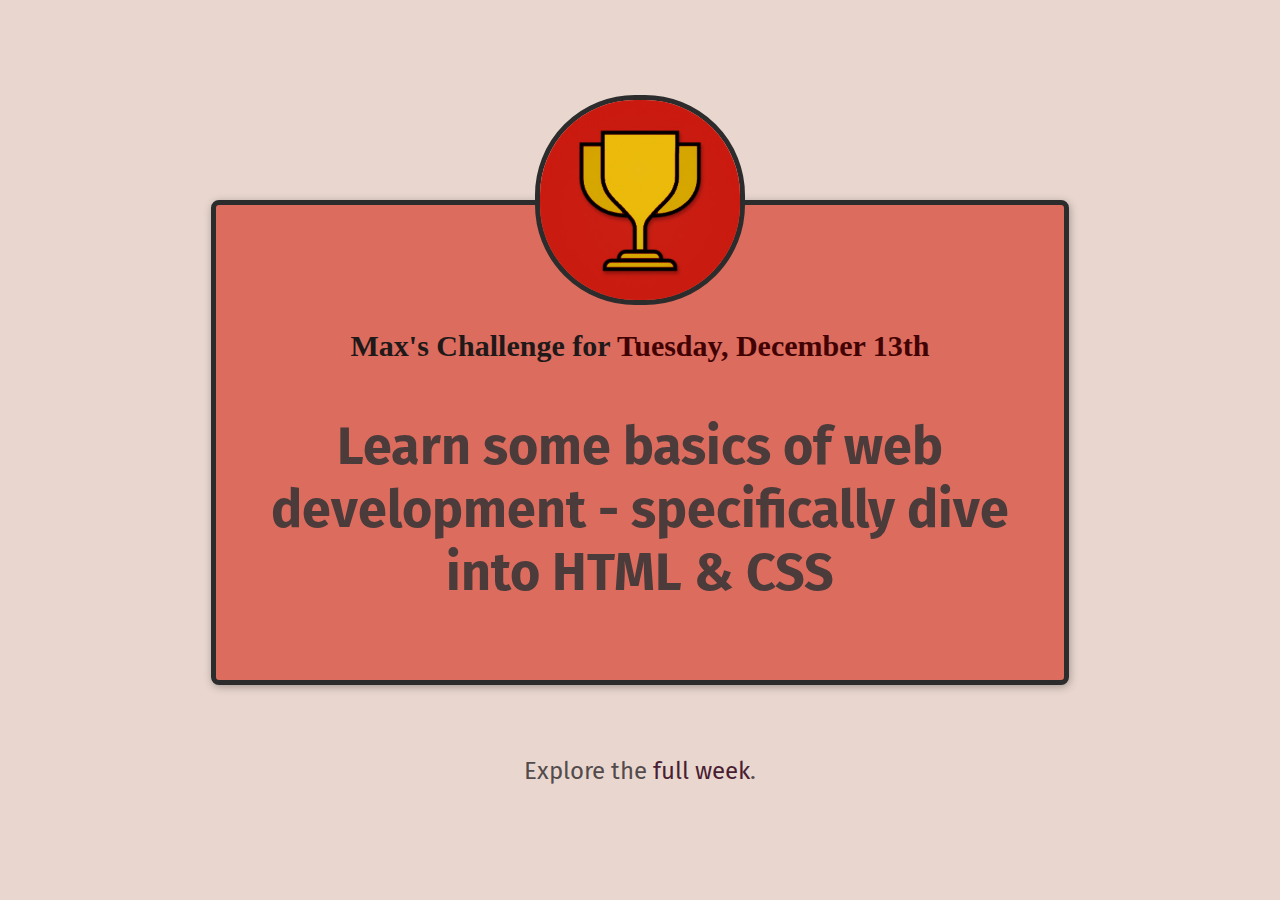
<file: index.html>
<!DOCTYPE html>
<html lang="en">
  <head>
    <meta charset="UTF-8">
    <link rel="preconnect" href="https://fonts.googleapis.com">
    <link rel="preconnect" href="https://fonts.gstatic.com" crossorigin>
    <link href="https://fonts.googleapis.com/css2?family=Fira+Sans:wght@400;700&family=Oswald:wght@700&display=swap" rel="stylesheet">
    <link href="/styles/daily-challenge.css" rel="stylesheet">
    <link href="/styles/shared.css" rel="stylesheet">
    <link rel="icon" href="/images/favicon.ico" type="image/x-icon">
  <title>My Daily Challenge</title>
  </head>
  <body>
    <main>
      <img src="/images/challenges-trophy.jpg" alt="A trophy">
      <h1>
        Max's Challenge for <span>Tuesday, December 13th</span>
      </h1>
      <p id="todays-challenge">
        Learn some basics of web development - specifically dive into HTML & CSS
      </p>
    </main>
    <footer>
      <p>
        Explore the<a href="full-week.html">
          full week</a>.
      </p>
    </footer>
</body>
</html>
</file>
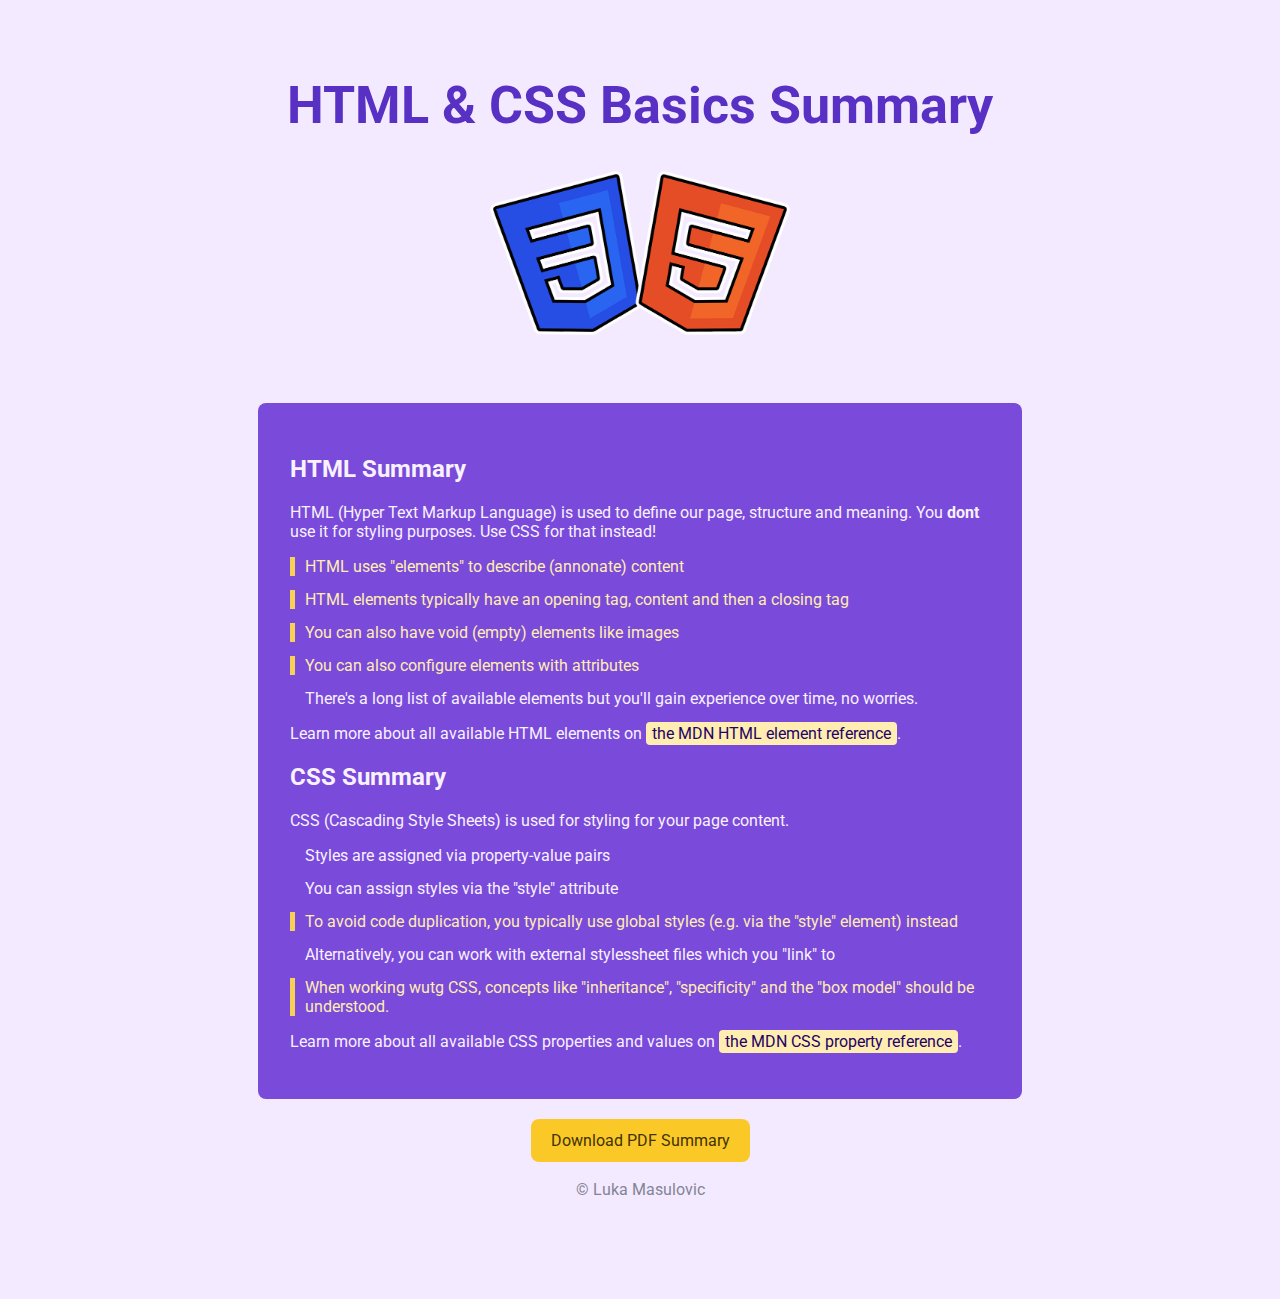
<file: My first task/index.html>
<!DOCTYPE html>
<html lang="en">
  <head>
    <meta charset="UTF-8" />
    <link rel="stylesheet" href="styles/styles.css" />
    <link rel="preconnect" href="https://fonts.googleapis.com" />
    <link rel="preconnect" href="https://fonts.gstatic.com" crossorigin />
    <link
      href="https://fonts.googleapis.com/css2?family=Roboto:wght@400;900&display=swap"
      rel="stylesheet"
    />
    <title>HTML & CSS Basics Summary</title>
  </head>
  <body>
    <header>
      <h1>HTML & CSS Basics Summary</h1>
      <img src="images/html-css.png" alt="HTML & CSS logos" />
    </header>
    <main>
      <h2>HTML Summary</h2>
      <p>
        HTML (Hyper Text Markup Language) is used to define our page, structure
        and meaning. You <span class="highlights">dont</span> use it for styling
        purposes. Use CSS for that instead!
      </p>
      <ul id="html-list">
        <li class="extra-important">
          HTML uses "elements" to describe (annonate) content
        </li>
        <li class="extra-important">
          HTML elements typically have an opening tag, content and then a
          closing tag
        </li>
        <li class="extra-important">
          You can also have void (empty) elements like images
        </li>
        <li class="extra-important">
          You can also configure elements with attributes
        </li>
        <li>
          There's a long list of available elements but you'll gain experience
          over time, no worries.
        </li>
      </ul>
      <p>
        Learn more about all available HTML elements on
        <a href="https://developer.mozilla.org/en-US/docs/Web/HTML/Element"
          >the MDN HTML element reference</a
        >.
      </p>
      <h2>CSS Summary</h2>
      <p>
        CSS (Cascading Style Sheets) is used for styling for your page content.
      </p>
      <ul id="css-list">
        <li>Styles are assigned via property-value pairs</li>
        <li>You can assign styles via the "style" attribute</li>
        <li class="extra-important">
          To avoid code duplication, you typically use global styles (e.g. via
          the "style" element) instead
        </li>
        <li>
          Alternatively, you can work with external stylessheet files which you
          "link" to
        </li>
        <li class="extra-important">
          When working wutg CSS, concepts like "inheritance", "specificity" and
          the "box model" should be understood.
        </li>
      </ul>
      <p>
        Learn more about all available CSS properties and values on
        <a href="https://developer.mozilla.org/en-US/docs/Web/CSS/Reference"
          >the MDN CSS property reference</a
        >.
      </p>
    </main>
    <footer>
      <a href="pdfs/html-css-basics-summary.pdf" target="_blank"
        >Download PDF Summary</a
      >
      <p>&copy; Luka Masulovic</p>
    </footer>
  </body>
</html>
</file>
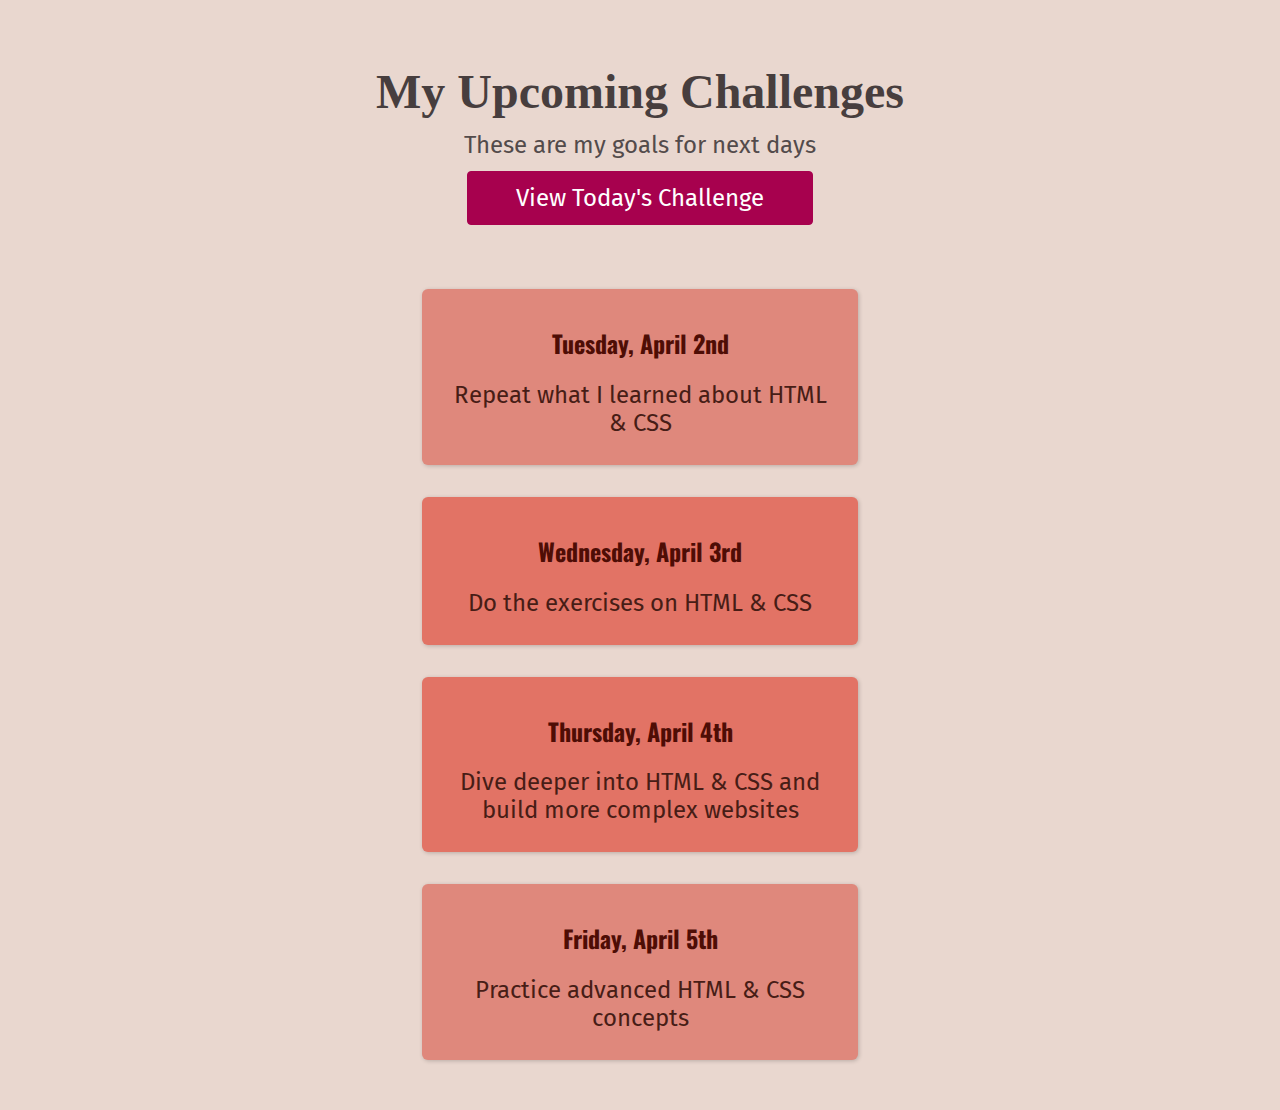
<file: full-week.html>
<!DOCTYPE html>
<html lang="en">
  <head>
    <link rel="preconnect" href="https://fonts.googleapis.com" />
    <link rel="preconnect" href="https://fonts.gstatic.com" crossorigin />
    <link
      href="https://fonts.googleapis.com/css2?family=Fira+Sans:wght@400;700&family=Oswald:wght@700&display=swap"
      rel="stylesheet"
    />
    <link href="/styles/full-week.css" rel="stylesheet" />
    <link href="/styles/shared.css" rel="stylesheet" />
    <link rel="icon" href="/images/favicon.ico" type="image/x-icon">
    <meta charset="UTF-8" />
    <title>My Upcoming Challenges</title>
  </head>
  <body>
    <header>
      <h1>My Upcoming Challenges</h1>
      <p id="description">These are my goals for next days</p>
      <a href="index.html">View Today's Challenge</a>
    </header>
    <main>
      <ol>
        <li>
          <h2>Tuesday, April 2nd</h2>
          <p>Repeat what I learned about HTML & CSS</p>
        </li>
        <li class="highlight-goal">
          <h2>Wednesday, April 3rd</h2>
          <p>Do the exercises on HTML & CSS</p>
        </li>
        <li class="highlight-goal">
          <h2>Thursday, April 4th</h2>
          <p>Dive deeper into HTML & CSS and build more complex websites</p>
        </li>
        <li>
          <h2>Friday, April 5th</h2>
          <p>Practice advanced HTML & CSS concepts</p>
        </li>
      </ol>
    </main>
  </body>
</html>
</file>
<file: styles/daily-challenge.css>
main {
  width: 800px;
  margin: 200px auto 72px auto;
  background-color: rgb(219,108,94);
  padding: 24px;
  border: 5px solid rgb(44,44,44);
  border-radius: 8px;
  box-shadow: 1px 2px 8px rgba(0,0,0,0.3);
}

img {
  width:200px;
  height:200px;
  border-radius:100px;
  border: 5px solid rgb(44,44,44);
  margin-top: -134px;
}

h1{
font-size:30px;
color: rgb(31,25,25);
}

a {
color: rgb(73,29,50);
}

span {
  color: rgb(66,2,2);
}

  #todays-challenge{
color: rgb(75, 59, 59);
font-weight: bold;
font-size:52px;
  }
</file>
<file: styles/shared.css>
body {
    text-align: center;
    background-color: rgb(233,215,207);
    color: rgb(83,75,75);
    margin: 50px;
  }
  h1 {
      font-family: 'Oswlad', coluna;
    }
    p {
      font-family: 'Fira Sans', coluna;
      font-size: 24px;
    }
    a{
      font-family: 'Fira Sans', coluna;
      
      text-decoration: none;
    }
  
    a:hover{
      text-decoration: underline;
    }
</file>
<file: My first task/styles/styles.css>
body {
    background-color: rgb(244,234,255);
    font-family: 'Roboto', coluna;
}

h1 {
    font-size: 52px;
    color: rgb(88,49,196);
}

header {
    text-align: center;
    padding: 32px;
}

header img {
    width: 300px;
}

main{
    background-color: rgb(122,74,218);
    padding: 32px;
    width: 700px;
    margin: 32px auto;
    border-radius: 8px;
    color: rgb(248, 241, 255);
}

ul {
    margin: 0;
    padding: 0;
    list-style: none;
}

li {
    margin: 14px 0;
    padding-left: 10px;
    border-left: 5px solid transparent;
}

a {
    text-decoration: none;
    color: rgb(36,3,102);
    background-color: rgb(255, 237, 177);
    padding: 2px 6px;
    border-radius: 4px;
}

a:hover,
a:active {
    background-color: rgb(250,201,39);
}

footer {
    text-align: center;
}

footer p{
    color: rgb(131,133,149);
    margin-top: 30px;
    margin-bottom: 100px;
}

footer a{
    padding: 12px 20px;
    border-radius: 8px;
    background-color: rgb(250, 201,39);
    color: rgb(66, 51, 4);
}

footer a:hover,
footer a:active {
    background-color: rgb(255, 186, 58);
}

.extra-important {
    color: rgb(255, 237, 177);
    border-color:rgb(247, 209, 85);
}

.highlights {
    font-weight: bold;
}
</file>
<file: styles/full-week.css>
header {
    margin: 64px;
}

h1{
    font-size:48px;
    color: rgb(71,62,62);
    margin: 0;
}

#description {
    margin: 12px;
}

/* header p{
    margin-bottom: 36px;
} */

a{
    padding: 12px 48px;
    background-color: rgb(167,1,78);
    color: white;
    border: 1px solid rgb(167,1,78);
    border-radius: 4px;
    font-size: 24px;
    display: inline-block;
    margin: 0;
}

a:hover {
    text-decoration: none;
    background-color: rgb(180,12,90);
}

ol {
    list-style: none;
    width: 500px;
    margin: 36px auto 0 auto;
    padding: 0;
  
} 

 li {
    padding: 16px;
    box-shadow: 1px 1px 4px rgba(0, 0, 0, 0.2);
    margin: 32px;
    background-color: rgb(223,136,124);
    border-radius: 6px;
} 

h2 {
    color: rgb(78,13,5);
    font-family: 'Oswald', coluna;
}

main p {
    margin: 12px;
    color: rgb(71,29,22);
} 

.highlight-goal {
    background-color: rgb(226,115,101);
   
}
</file>
